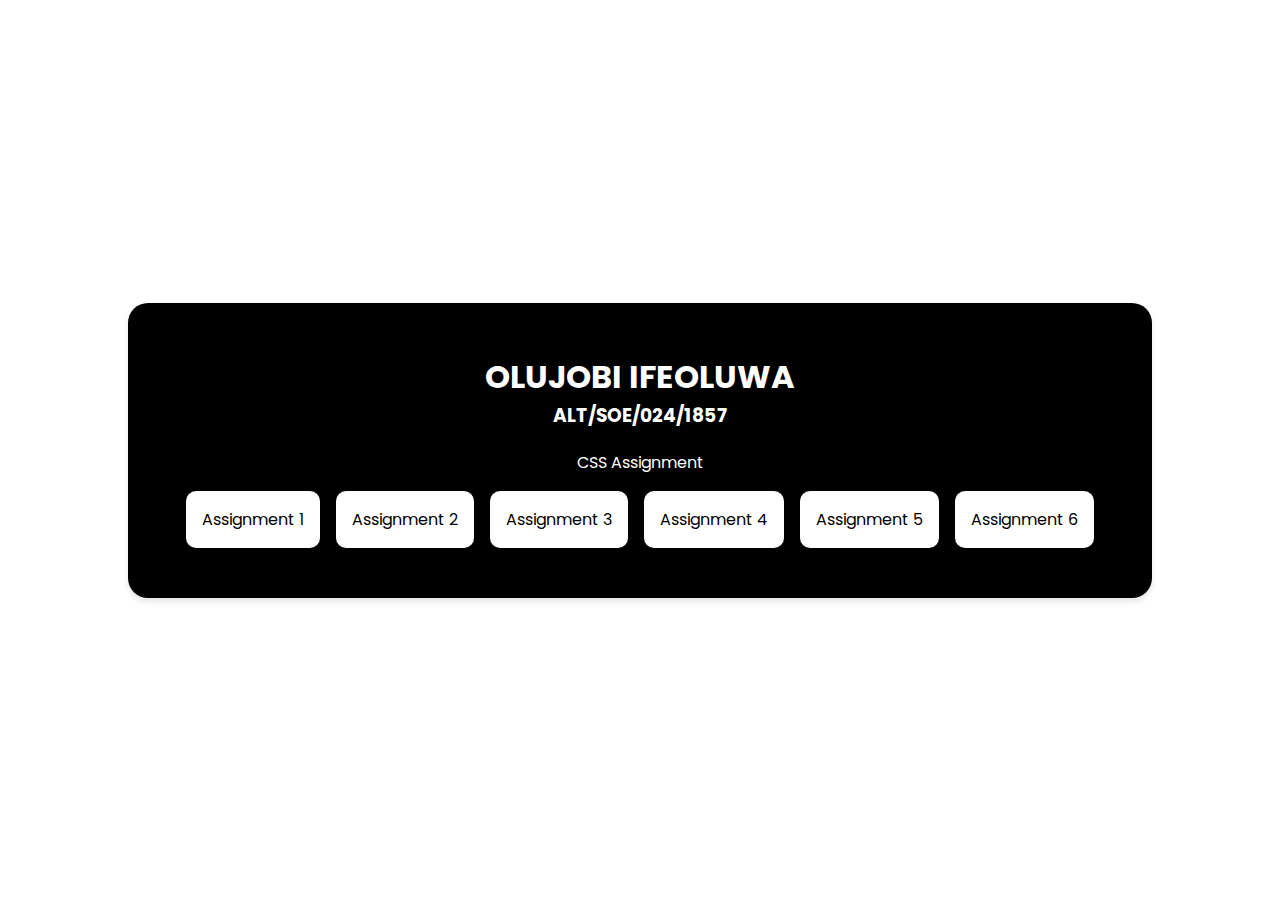
<file: index.html>
<!DOCTYPE html>
<html lang="en">
  <head>
    <meta charset="UTF-8" />
    <meta name="viewport" content="width=device-width, initial-scale=1.0" />
    <title>CSS Assignment</title>
    <link rel="stylesheet" href="./styles.css" />
  </head>
  <body>
    <div class="container">
      <h1>OLUJOBI IFEOLUWA</h1>
      <h3>ALT/SOE/024/1857</h3>
      <div class="container-body">
        <p>CSS Assignment</p>

        <div class="btn-body">
          <a href="./assignment-1/index.html">Assignment 1</a>
          <a href="./assignment-2/index.html">Assignment 2</a>
          <a href="./assignment-3/index.html">Assignment 3</a>
          <a href="./assignment-4/index.html">Assignment 4</a>
          <a href="./assignment-5/index.html">Assignment 5</a>
          <a href="./assignment-6/index.html">Assignment 6</a>
        </div>
      </div>
    </div>
  </body>
</html>
</file>
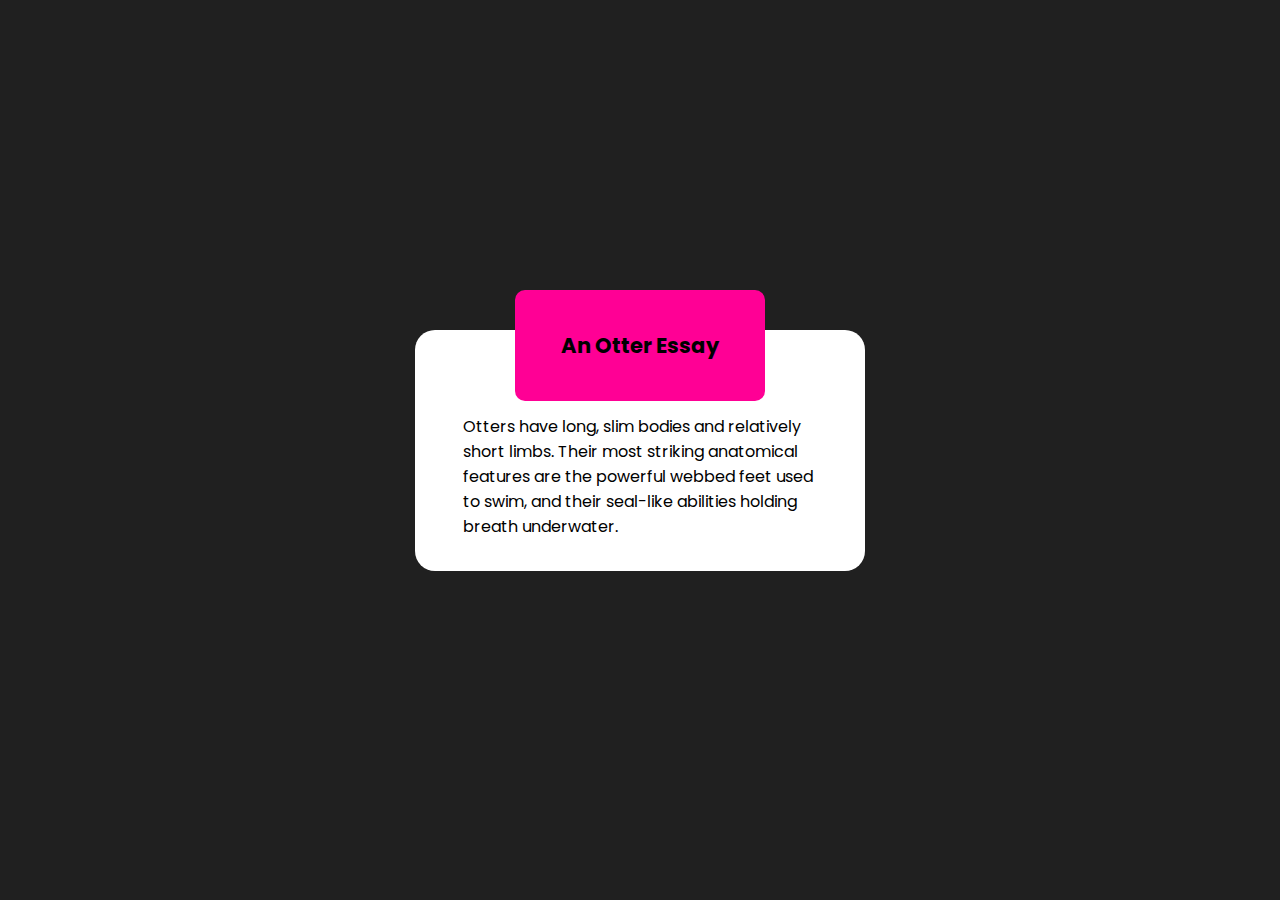
<file: assignment-1/index.html>
<!DOCTYPE html>
<html lang="en">
  <head>
    <meta charset="UTF-8" />
    <meta name="viewport" content="width=device-width, initial-scale=1.0" />
    <link rel="stylesheet" href="./styles.css" />
    <title>An Otter Essay</title>
  </head>
  <body>
    <div class="container">
      <div class="heading">
        <h3>An Otter Essay</h3>
      </div>
      <div class="content">
        <p>
          Otters have long, slim bodies and relatively short limbs. Their most
          striking anatomical features are the powerful webbed feet used to
          swim, and their seal-like abilities holding breath underwater.
        </p>
      </div>
    </div>
  </body>
</html>
</file>
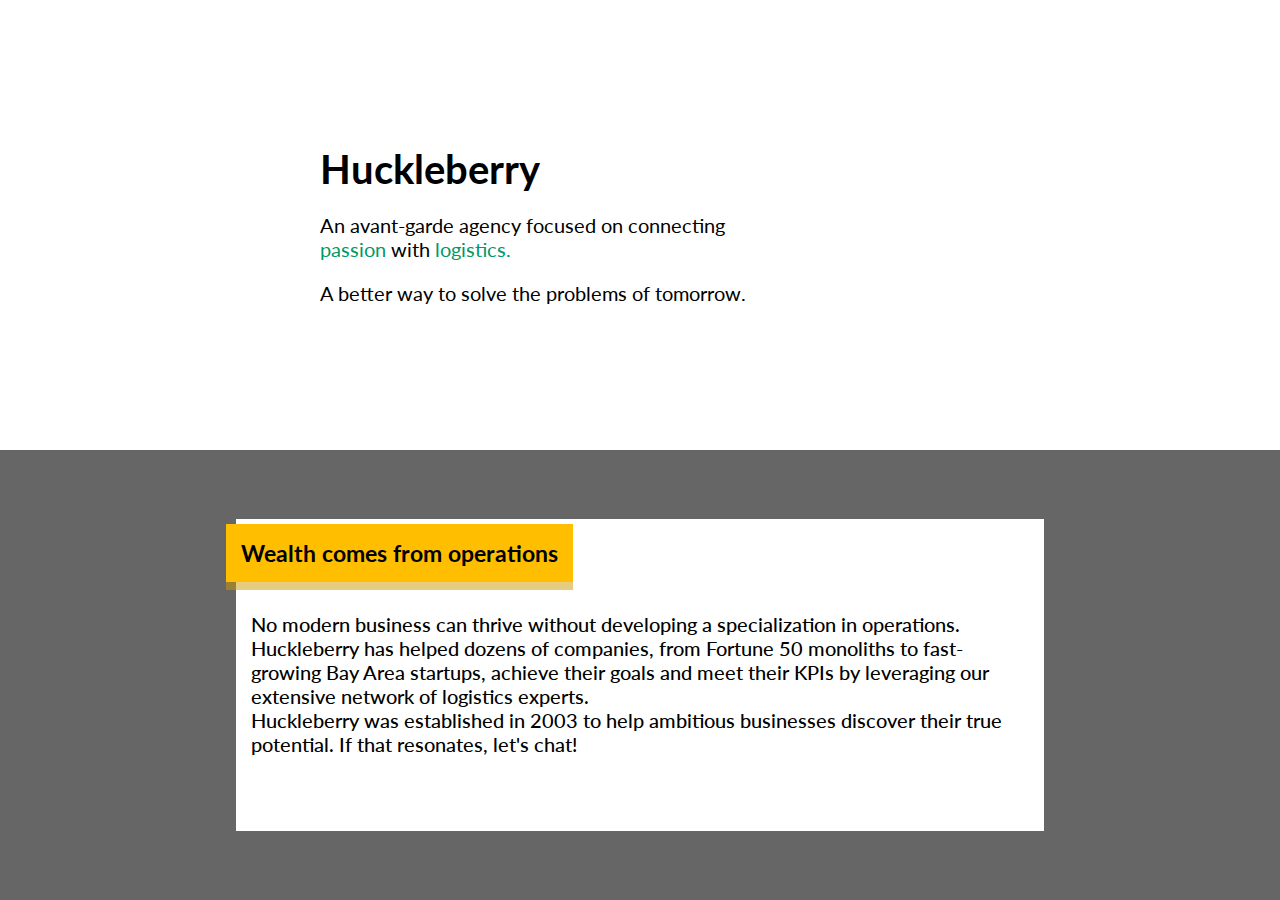
<file: assignment-2/index.html>
<!DOCTYPE html>
<html lang="en">
  <head>
    <meta charset="UTF-8" />
    <meta name="viewport" content="width=device-width, initial-scale=1.0" />
    <link rel="stylesheet" href="styles.css" />
    <title>Huckleberry</title>
  </head>
  <body>
    <header class="header">
      <div class="header-content">
        <h1>Huckleberry</h1>
        <p style="margin-top: 20px">
          An avant-garde agency focused on connecting
          <br />
          <span class="highlight">passion</span> with
          <span class="highlight">logistics.</span>
        </p>
        <p style="margin-top: 20px">
          A better way to solve the problems of tomorrow.
        </p>
      </div>
    </header>
    <section class="main-background">
      <div class="body-container">
        <h3 class="main-heading">Wealth comes from operations</h3>
        <p style="margin-top: 50px">
          No modern business can thrive without developing a specialization in
          operations. Huckleberry has helped dozens of companies, from Fortune
          50 monoliths to fast-growing Bay Area startups, achieve their goals
          and meet their KPIs by leveraging our extensive network of logistics
          experts.
        </p>
        <p>
          Huckleberry was established in 2003 to help ambitious businesses
          discover their true potential. If that resonates, let's chat!
        </p>
      </div>
    </section>
  </body>
</html>
</file>
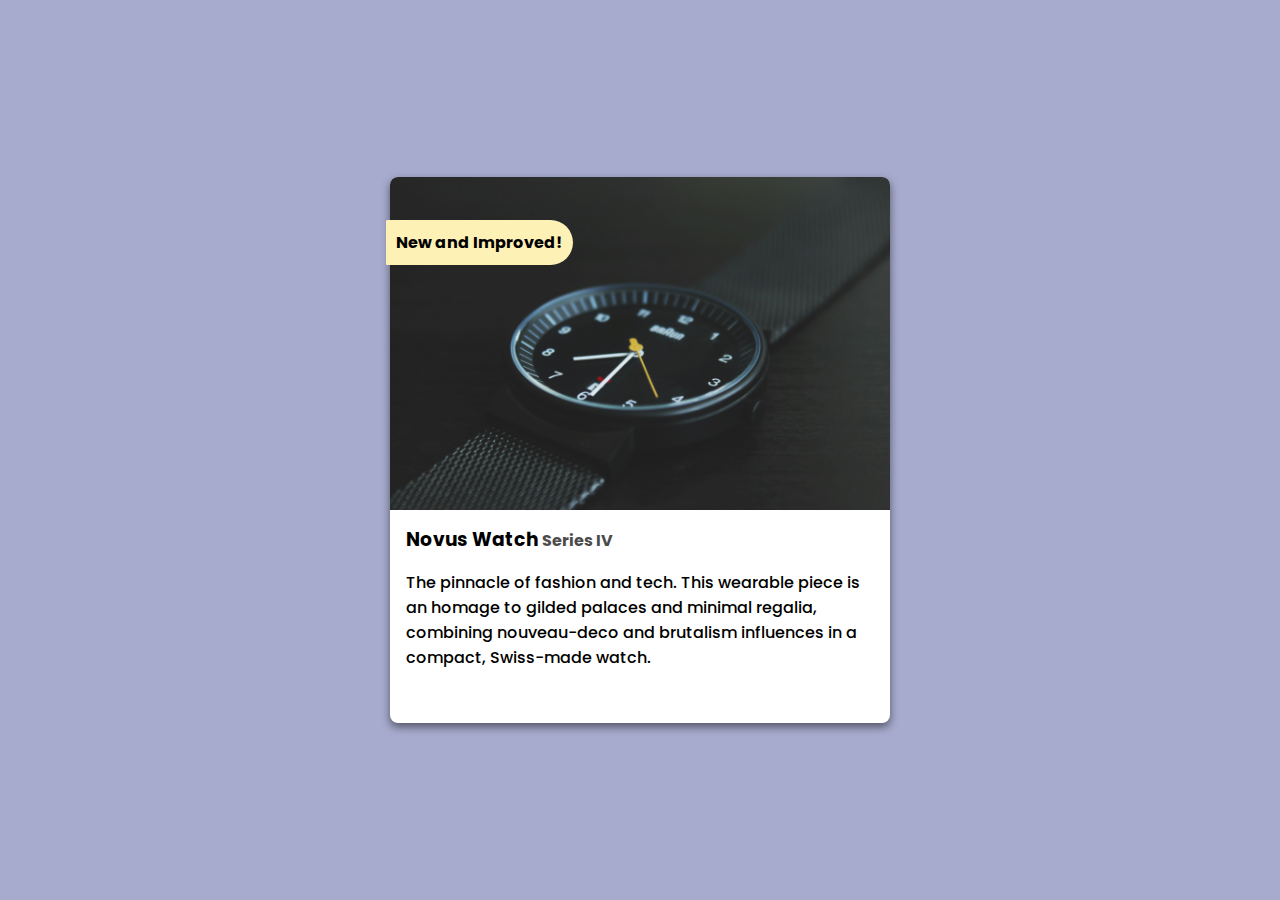
<file: assignment-3/index.html>
<!DOCTYPE html>
<html lang="en">
  <head>
    <meta charset="UTF-8" />
    <meta name="viewport" content="width=device-width, initial-scale=1.0" />
    <title>Novus Watch</title>
    <link rel="stylesheet" href="./styles.css" />
  </head>
  <body>
    <main>
      <img src="./assets/novus-watch.jpg" alt="Novus Watch" />

      <div class="content">
        <h3>Novus Watch <span>Series IV</span></h3>
        <p class="content-body">
          The pinnacle of fashion and tech. This wearable piece is an homage to
          gilded palaces and minimal regalia, combining nouveau-deco and
          brutalism influences in a compact, Swiss-made watch.
        </p>
        <div class="banner">New and Improved!</div>
      </div>
    </main>
  </body>
</html>
</file>
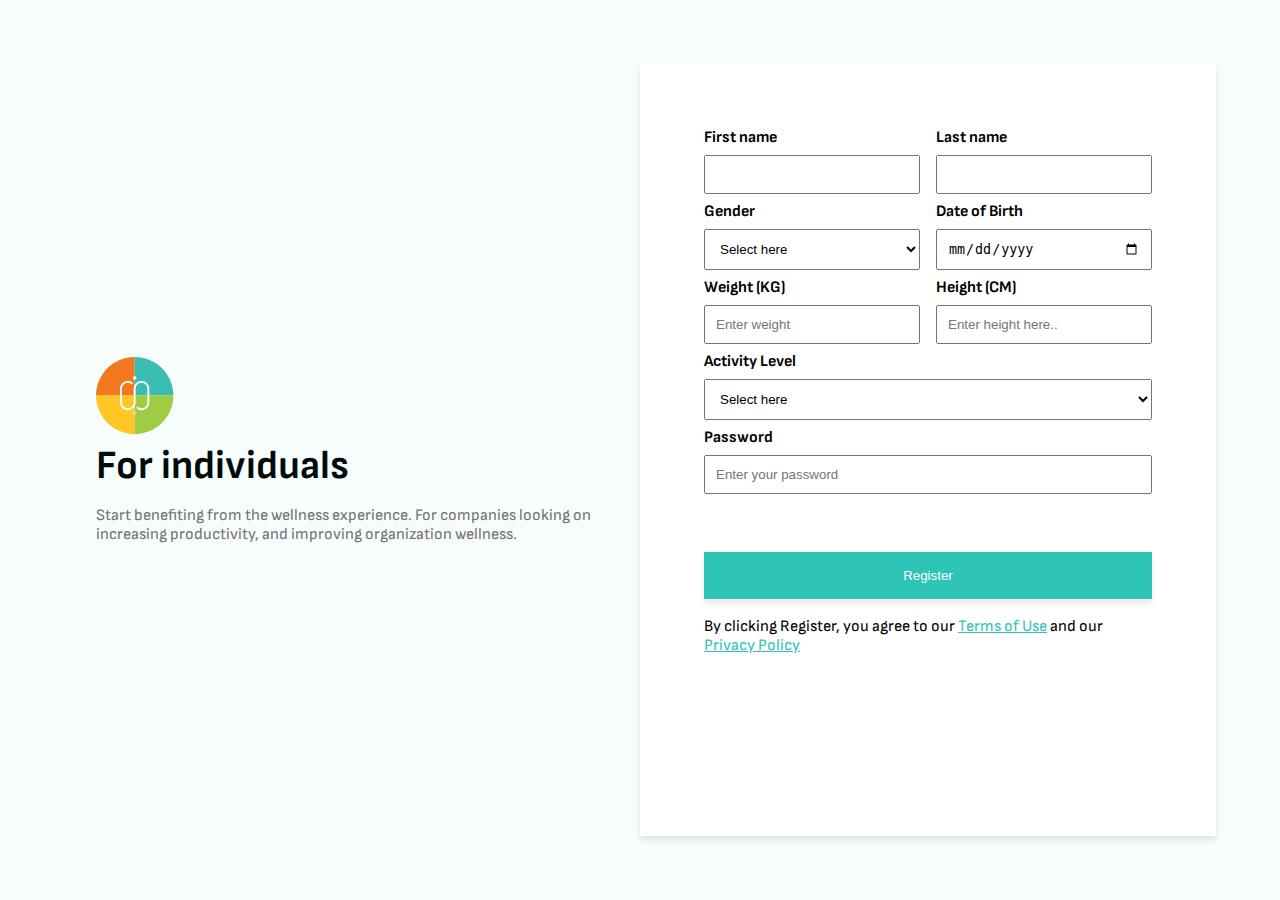
<file: assignment-4/index.html>
<!DOCTYPE html>
<html lang="en">
  <head>
    <meta charset="UTF-8" />
    <meta name="viewport" content="width=device-width, initial-scale=1.0" />
    <title>Sign Up Form</title>
    <link rel="stylesheet" href="./styles.css" />
  </head>
  <body>
    <section class="content">
      <div class="img-container">
        <img src="./assets/logo.svg" alt="Logo" />
      </div>

      <p class="heading">For individuals</p>
      <p class="text desktop-view">
        Start benefiting from the wellness experience. For companies looking on
        increasing productivity, and improving organization wellness.
      </p>
      <p class="text mobile-view">
        Inspiring wholesome harmony for the mind, body and spirit, for everyone,
        everywhere.
      </p>
    </section>
    <section class="form-container">
      <form>
        <section class="form-grid">
          <div class="form-grid-1">
            <label for="fname">First name</label>
            <input type="text" id="fname" />
            <label for="gender">Gender</label>
            <select id="gender">
              <option>Select here</option>
              <option>Male</option>
              <option>Female</option>
            </select>
            <label for="weight">Weight (KG)</label>
            <input type="number" id="weight" placeholder="Enter weight" />
          </div>
          <div class="form-grid-2">
            <label for="lname">Last name</label>
            <input type="text" id="lname" />
            <label for="dob">Date of Birth</label>
            <input type="date" id="dob" />
            <label for="height">Height (CM)</label>
            <input
              type="number"
              id="height"
              placeholder="Enter height here.."
            />
          </div>
        </section>
        <label for="activity-level">Activity Level</label>
        <select id="activity-level">
          <option>Select here</option>
          <option>Low</option>
          <option>Moderate</option>
          <option>High</option>
        </select>

        <label for="password">Password</label>
        <input
          type="password"
          id="password"
          placeholder="Enter your password"
        />
        <button class="btn" style="margin-top: 50px">Register</button>
        <div class="terms-of-use">
          <p>
            By clicking Register, you agree to our
            <a href="/">Terms of Use</a> and our <a href="/">Privacy Policy</a>
          </p>
        </div>
      </form>
    </section>
  </body>
</html>
</file>
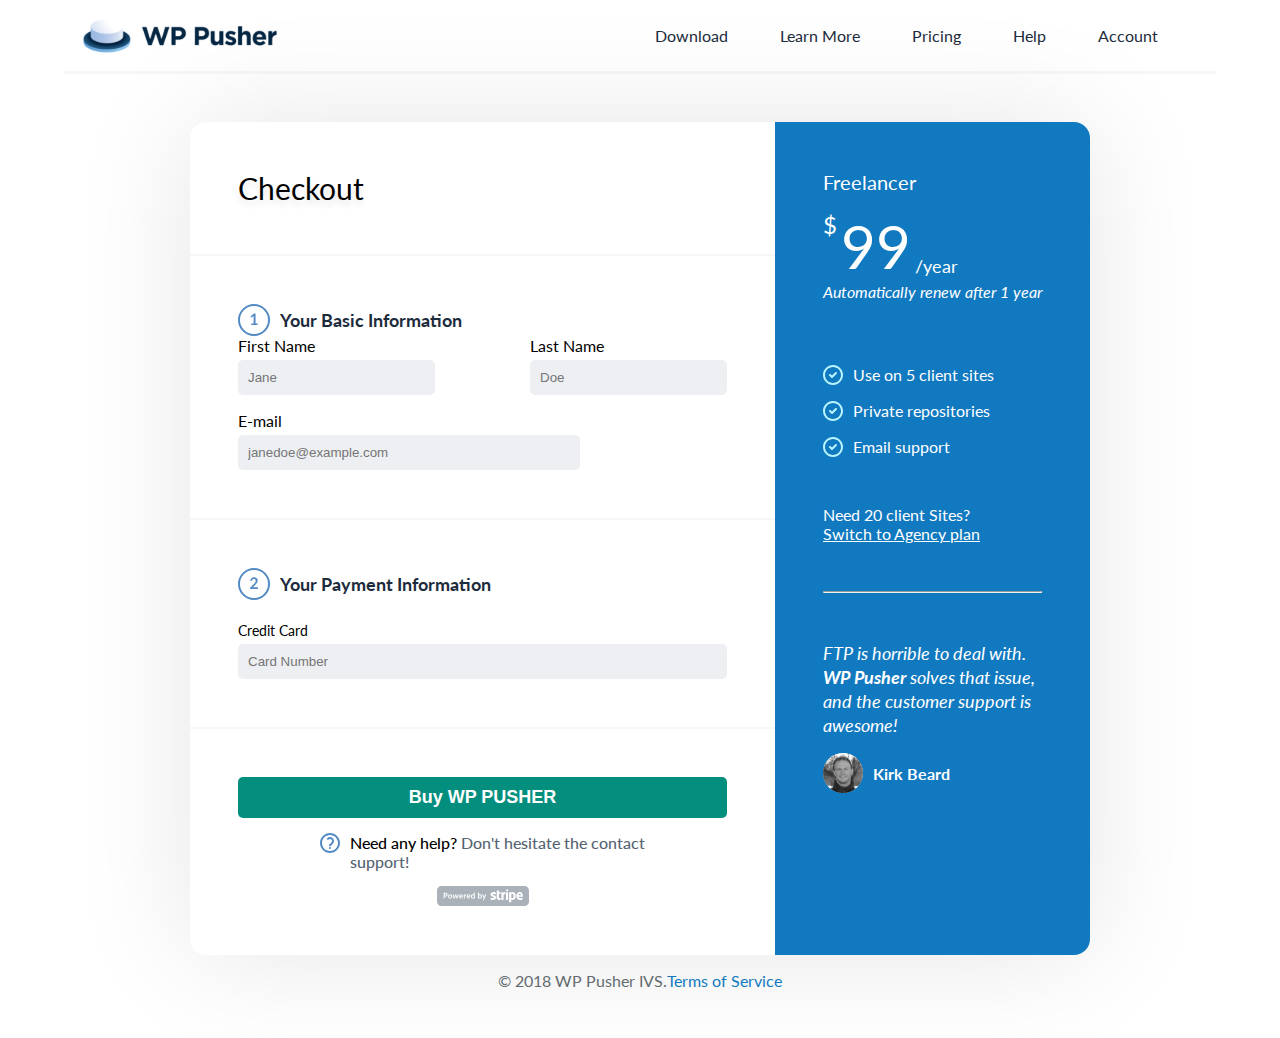
<file: assignment-5/index.html>
<!DOCTYPE html>
<html lang="en">
  <head>
    <meta charset="UTF-8" />
    <meta name="viewport" content="width=device-width, initial-scale=1.0" />
    <title>WP-PUSHER</title>
    <link rel="stylesheet" href="./styles.css" />
  </head>
  <body>
    <div class="navbar">
      <div class="navbar-content">
        <img src="./assets/logo.svg" alt="WP Pusher" />
        <ul>
          <li><a href="#">Download</a></li>
          <li><a href="#">Learn More</a></li>
          <li><a href="#">Pricing</a></li>
          <li><a href="#">Help</a></li>
          <li><a href="#">Account</a></li>
        </ul>
      </div>
    </div>
    <main class="main">
      <div class="main-container">
        <section>
          <div class="checkout-container">
            <p class="checkout">Checkout</p>
          </div>
          <div class="checkout-container">
            <div class="basic-info-container">
              <div class="basic-info">
                <img src="./assets/1.svg" alt="1" />
                <p>Your Basic Information</p>
              </div>
              <form class="form-table">
                <div class="form-input">
                  <label for="fname">First Name</label>
                  <input type="text" id="fname" placeholder="Jane" />
                </div>
                <div class="form-input">
                  <label for="fname">Last Name</label>
                  <input type="text" id="fname" placeholder="Doe" />
                </div>
              </form>
              <form class="email-form">
                <label for="email">E-mail</label>
                <input
                  type="email"
                  id="email"
                  placeholder="janedoe@example.com"
                />
              </form>
            </div>
          </div>
          <div class="checkout-container">
            <div class="payment-info-container">
              <div class="basic-info">
                <img src="./assets/2.svg" alt="2" />
                <p>Your Payment Information</p>
              </div>
              <form class="card-form">
                <label for="credit-card">Credit Card</label>
                <input type="number" placeholder="Card Number" />
              </form>
            </div>
          </div>
          <div class="button-container">
            <div class="buy-info-container">
              <button class="button">Buy WP PUSHER</button>
              <div class="help-container">
                <img src="./assets/question-mark.svg" alt="?" />
                <p style="font-weight: 500">
                  Need any help?
                  <span style="color: #566473"
                    >Don't hesitate the contact <br />support!</span
                  >
                </p>
              </div>
              <img src="./assets/stripe-logo.svg" alt="Stripe" class="stripe" />
            </div>
          </div>
        </section>
        <section class="main-grid2-container">
          <div class="freelancer-container">
            <p style="font-size: 20px">Freelancer</p>
            <div class="plan-section">
              <p><sup>$</sup> <span>99</span> <sub>/year</sub></p>
            </div>
            <em style="font-size: 16px">Automatically renew after 1 year</em>
            <div class="details-section">
              <div class="details">
                <img src="./assets/tick.svg" alt="tick" />
                <p>Use on 5 client sites</p>
              </div>
              <div class="details">
                <img src="./assets/tick.svg" alt="tick" />
                <p>Private repositories</p>
              </div>
              <div class="details">
                <img src="./assets/tick.svg" alt="tick" />
                <p>Email support</p>
              </div>
            </div>
            <div class="switch-section">
              <p>
                Need 20 client Sites?
                <br />
                <span><a href="#">Switch to Agency plan</a></span>
              </p>
            </div>
            <hr />
            <div class="testimonial-section">
              <em>
                FTP is horrible to deal with. <span>WP Pusher</span> solves that
                issue, and the customer support is awesome!
              </em>
            </div>
            <div class="testimonial-details">
              <img src="./assets/avatar.svg" alt="Kirk Beard" />
              <p>Kirk Beard</p>
            </div>
          </div>
        </section>
      </div>
      <p class="copyright">
        &copy; 2018 WP Pusher IVS. <span>Terms of Service</span>
      </p>
    </main>
  </body>
</html>
</file>
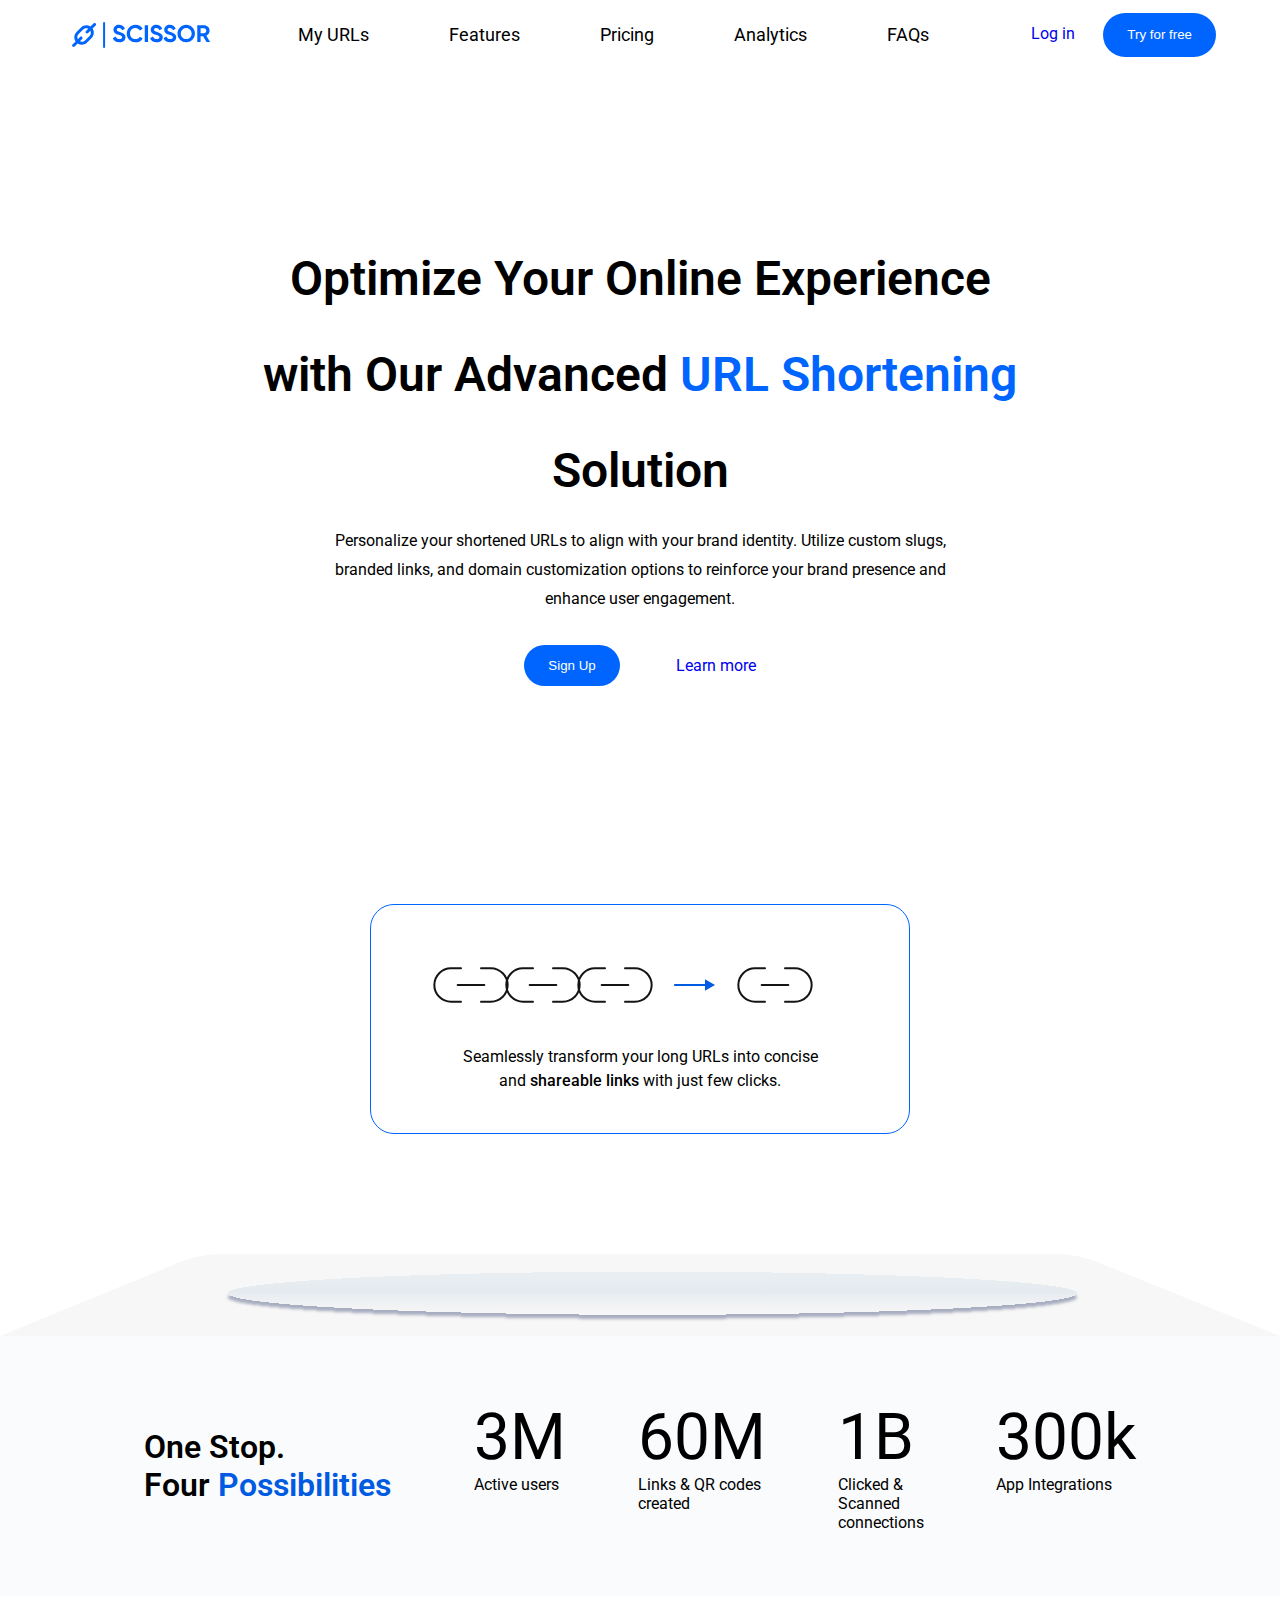
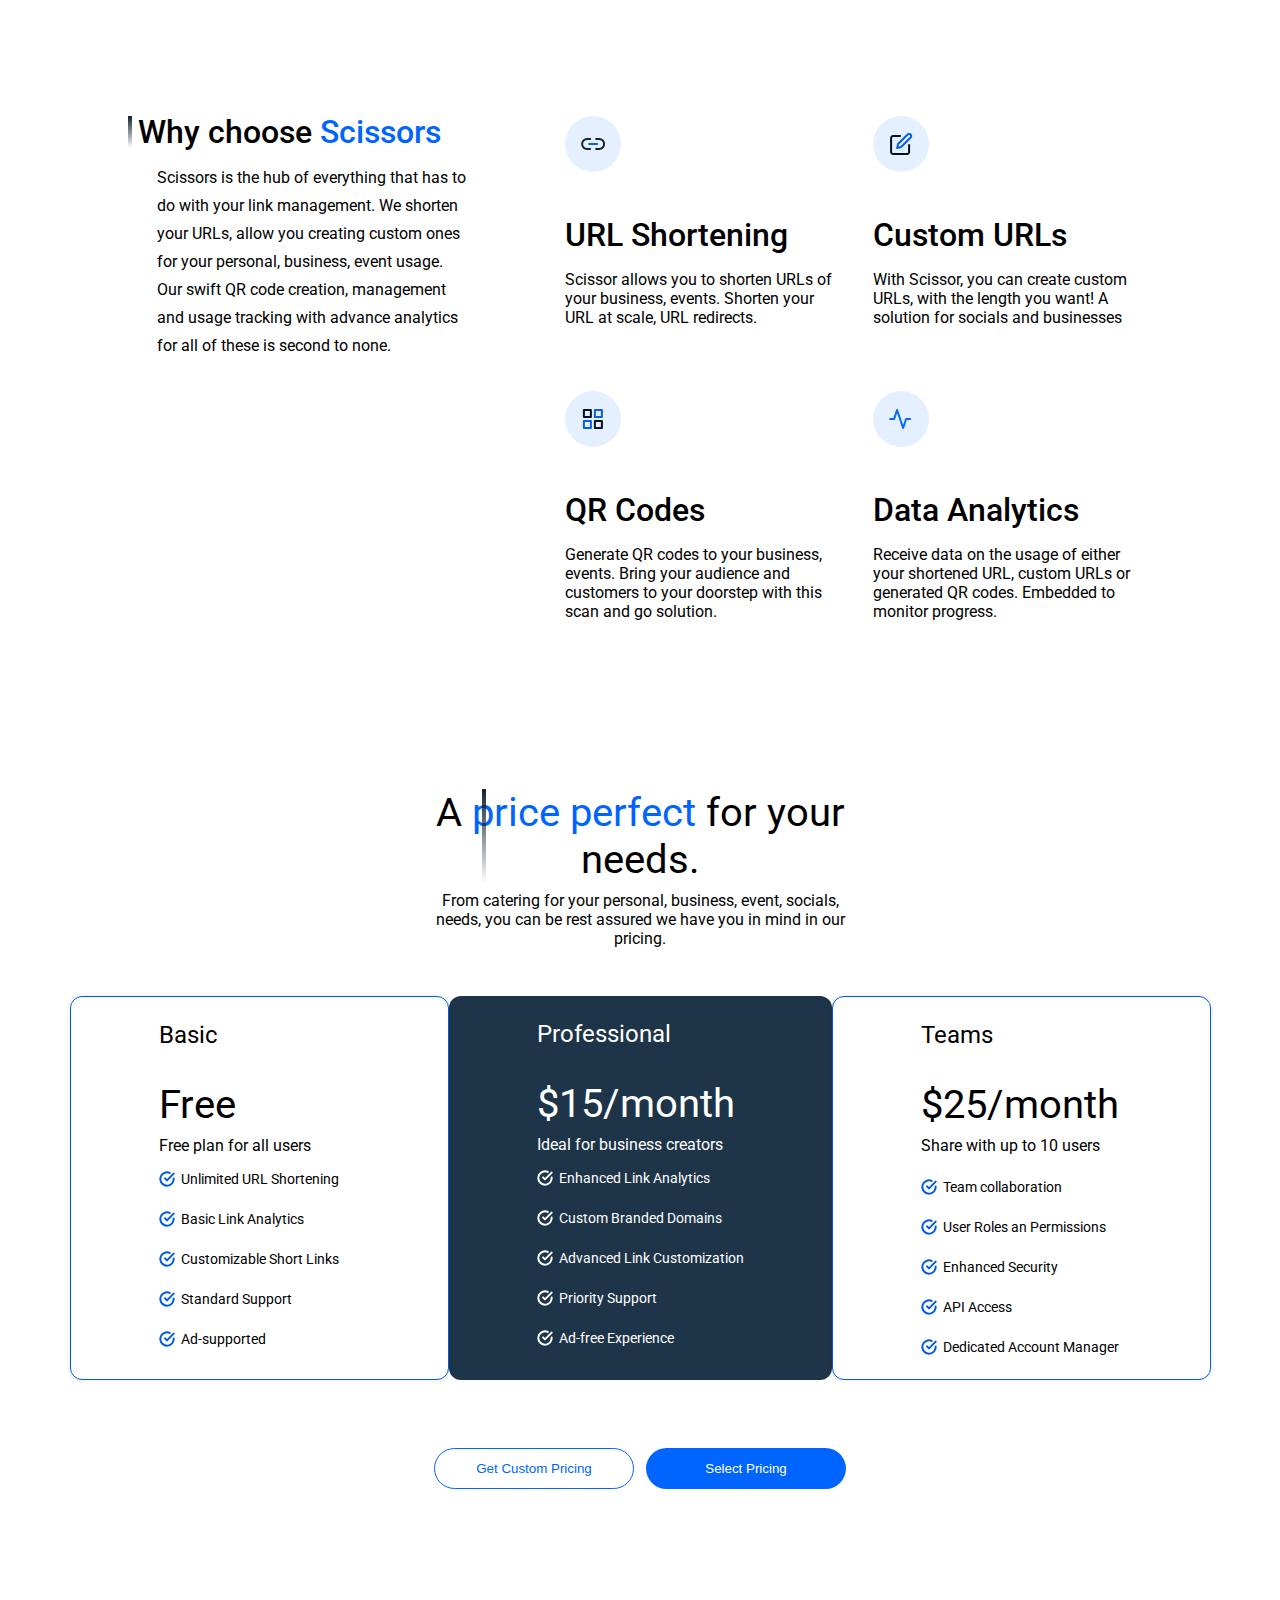
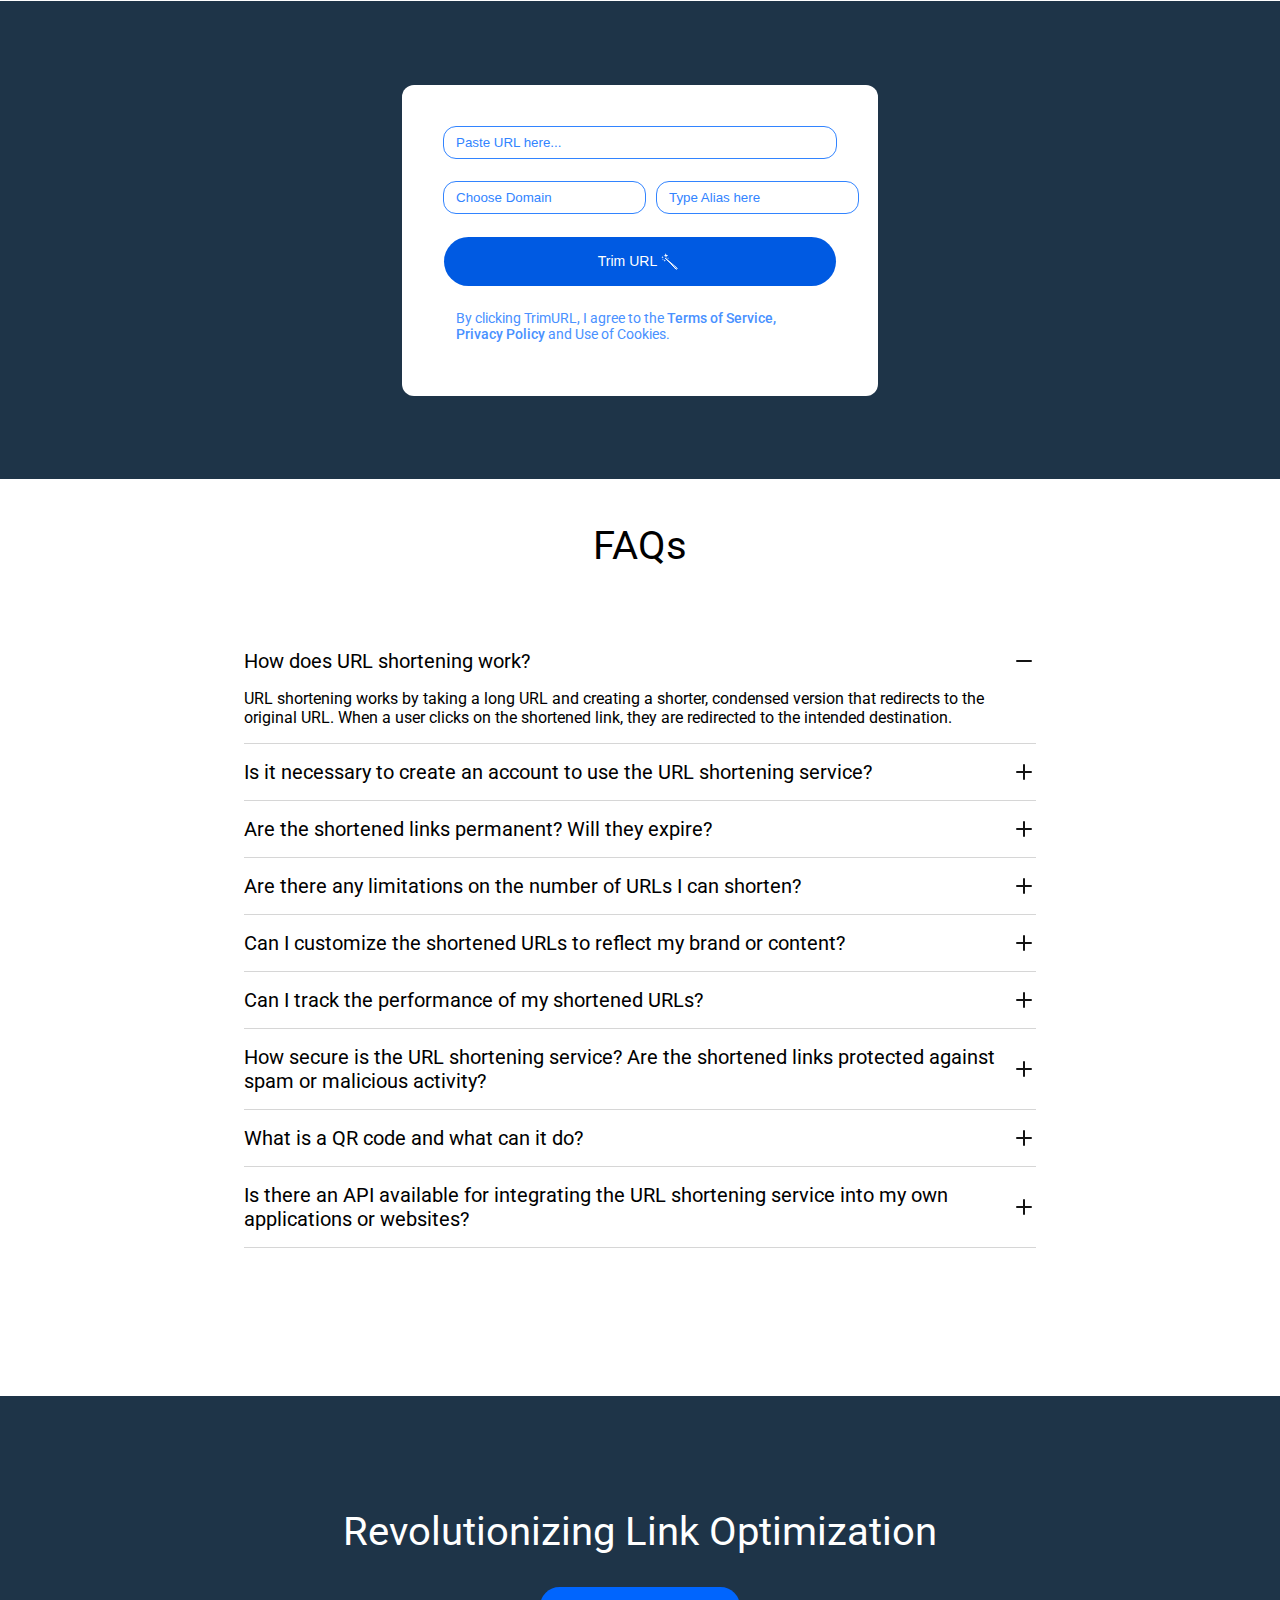
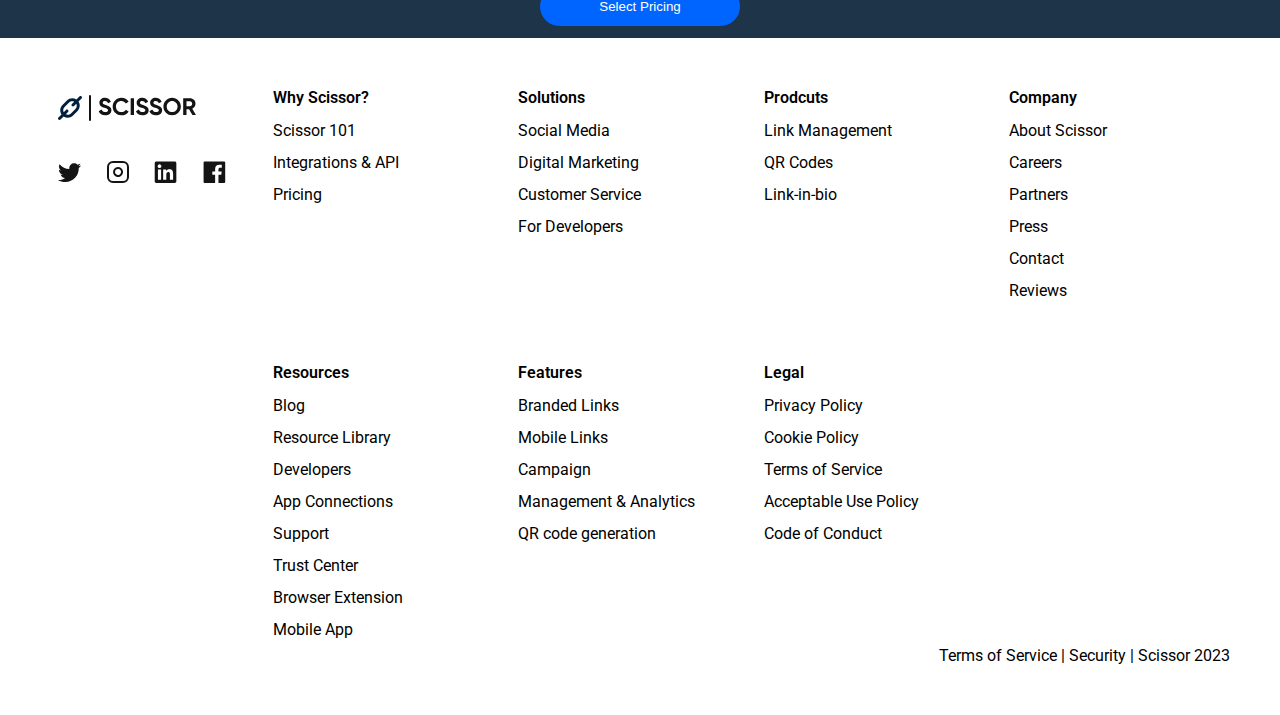
<file: assignment-6/index.html>
<!DOCTYPE html>
<html lang="en">
  <head>
    <meta charset="UTF-8" />
    <meta name="viewport" content="width=device-width, initial-scale=1.0" />
    <title>Scissor</title>
    <link rel="stylesheet" href="./styles.css" />
  </head>
  <body>
    <!--NAVBAR-->
    <nav>
      <div class="nav-container">
        <img src="./assets/logo.svg" alt="SCISSOR" />
        <ul>
          <li><a href="#">My URLs</a></li>
          <li><a href="#">Features</a></li>
          <li><a href="#">Pricing</a></li>
          <li><a href="#">Analytics</a></li>
          <li><a href="#">FAQs</a></li>
        </ul>

        <div class="login-section">
          <a href="#">Log in</a>
          <button>Try for free</button>
        </div>
      </div>
    </nav>

    <!--HERO SECTION-->
    <section class="hero">
      <div class="hero-container">
        <p class="main">
          Optimize Your Online Experience with Our Advanced
          <span class="url-shortening">URL Shortening</span> Solution
        </p>
        <div class="hero-sub">
          <p>
            Personalize your shortened URLs to align with your brand identity.
            Utilize custom slugs,<br />
            branded links, and domain customization options to reinforce your
            brand presence and <br />enhance user engagement.
          </p>
        </div>
      </div>
      <div class="hero-button">
        <button>Sign Up</button>
        <a href="#">Learn more</a>
      </div>
    </section>

    <section class="box-container">
      <img src="./assets/box.svg" alt="Frame" />
      <p>
        Seamlessly transform your long URLs into concise <br />
        and <span>shareable links</span> with just few clicks.
      </p>
    </section>

    <img class="layer" src="./assets/layer.svg" alt="Layer" />

    <!--ONE-STOP-->
    <section class="one-stop-section">
      <div class="possibilities">
        <p>One Stop.</p>
        <p>Four <span>Possibilities</span></p>
      </div>
      <div class="one-stop-subsection">
        <div>
          <p class="one-stop-subtitle">3M</p>
          <p>Active users</p>
        </div>
        <div>
          <p class="one-stop-subtitle">60M</p>
          <p>Links & QR codes created</p>
        </div>
        <div>
          <p class="one-stop-subtitle">1B</p>
          <p>Clicked & Scanned connections</p>
        </div>
        <div>
          <p class="one-stop-subtitle">300k</p>
          <p>App Integrations</p>
        </div>
      </div>
    </section>

    <!--WHY SCISSORS-->
    <section class="why-scissors-section">
      <div>
        <p class="scissors-subtitle">Why choose <span>Scissors</span></p>
        <p class="scissors-content">
          Scissors is the hub of everything that has to do with your link
          management. We shorten your URLs, allow you creating custom ones for
          your personal, business, event usage. Our swift QR code creation,
          management and usage tracking with advance analytics for all of these
          is second to none.
        </p>
      </div>
      <div class="scissors-subgrid">
        <div>
          <img src="./assets/url-shortening.svg" alt="URL Shortening" />
          <div class="scissors-subgrid-content">
            <p class="scissors-subgrid-subtitle">URL Shortening</p>
            <p>
              Scissor allows you to shorten URLs of your business, events.
              Shorten your URL at scale, URL redirects.
            </p>
          </div>
        </div>
        <div>
          <img src="./assets/custom-urls.svg" alt="Custom URLs" />
          <div class="scissors-subgrid-content">
            <p class="scissors-subgrid-subtitle">Custom URLs</p>
            <p>
              With Scissor, you can create custom URLs, with the length you
              want! A solution for socials and businesses
            </p>
          </div>
        </div>
        <div>
          <img src="./assets/qr-codes.svg" alt="QR Codes" />
          <div class="scissors-subgrid-content">
            <p class="scissors-subgrid-subtitle">QR Codes</p>
            <p>
              Generate QR codes to your business, events. Bring your audience
              and customers to your doorstep with this scan and go solution.
            </p>
          </div>
        </div>
        <div>
          <img src="./assets/data-analytics.svg" alt="Data Analytics" />
          <div class="scissors-subgrid-content">
            <p class="scissors-subgrid-subtitle">Data Analytics</p>
            <p>
              Receive data on the usage of either your shortened URL, custom
              URLs or generated QR codes. Embedded to monitor progress.
            </p>
          </div>
        </div>
      </div>
    </section>

    <!--PRICE PERFECT-->
    <section>
      <div class="price-perfect-header">
        <p class="price-perfect-header-subheading">
          A <span>price perfect</span> for your needs.
        </p>
        <p>
          From catering for your personal, business, event, socials, needs, you
          can be rest assured we have you in mind in our pricing.
        </p>
      </div>
    </section>

    <section class="price-perfect-cards-container">
      <article class="price-perfect-cards-subcontainer">
        <div class="price-perfect-cards">
          <div class="price-perfect-cards-normal">
            <p class="cards-subs-plan">Basic</p>
            <div class="cards-subheading">
              <p style="font-size: 2.5rem">Free</p>
              <p>Free plan for all users</p>
            </div>
            <div class="cards-checklist">
              <div class="cards-checklist-content">
                <img src="./assets/check-circle.svg" alt="check-circle" />
                <p>Unlimited URL Shortening</p>
              </div>
              <div class="cards-checklist-content">
                <img src="./assets/check-circle.svg" alt="check-circle" />
                <p>Basic Link Analytics</p>
              </div>
              <div class="cards-checklist-content">
                <img src="./assets/check-circle.svg" alt="check-circle" />
                <p>Customizable Short Links</p>
              </div>
              <div class="cards-checklist-content">
                <img src="./assets/check-circle.svg" alt="check-circle" />
                <p>Standard Support</p>
              </div>
              <div class="cards-checklist-content">
                <img src="./assets/check-circle.svg" alt="check-circle" />
                <p>Ad-supported</p>
              </div>
            </div>
          </div>
        </div>
        <div class="price-perfect-cards-special">
          <div class="price-perfect-cards-normal">
            <p class="cards-subs-plan">Professional</p>
            <div class="cards-subheading">
              <p style="font-size: 2.5rem">$15/month</p>
              <p>Ideal for business creators</p>
            </div>
            <div class="cards-checklist">
              <div class="cards-checklist-content">
                <img src="./assets/check-circle-white.svg" alt="check-circle" />
                <p>Enhanced Link Analytics</p>
              </div>
              <div class="cards-checklist-content">
                <img src="./assets/check-circle-white.svg" alt="check-circle" />
                <p>Custom Branded Domains</p>
              </div>
              <div class="cards-checklist-content">
                <img src="./assets/check-circle-white.svg" alt="check-circle" />
                <p>Advanced Link Customization</p>
              </div>
              <div class="cards-checklist-content">
                <img src="./assets/check-circle-white.svg" alt="check-circle" />
                <p>Priority Support</p>
              </div>
              <div class="cards-checklist-content">
                <img src="./assets/check-circle-white.svg" alt="check-circle" />
                <p>Ad-free Experience</p>
              </div>
            </div>
          </div>
        </div>
        <div class="price-perfect-cards">
          <div class="price-perfect-cards-normal">
            <p class="cards-subs-plan">Teams</p>
            <div class="cards-subheading">
              <p style="font-size: 2.5rem">$25/month</p>
              <p>Share with up to 10 users</p>
              <div class="cards-checklist">
                <div class="cards-checklist-content">
                  <img src="./assets/check-circle.svg" alt="check-circle" />
                  <p>Team collaboration</p>
                </div>
                <div class="cards-checklist-content">
                  <img src="./assets/check-circle.svg" alt="check-circle" />
                  <p>User Roles an Permissions</p>
                </div>
                <div class="cards-checklist-content">
                  <img src="./assets/check-circle.svg" alt="check-circle" />
                  <p>Enhanced Security</p>
                </div>
                <div class="cards-checklist-content">
                  <img src="./assets/check-circle.svg" alt="check-circle" />
                  <p>API Access</p>
                </div>
                <div class="cards-checklist-content">
                  <img src="./assets/check-circle.svg" alt="check-circle" />
                  <p>Dedicated Account Manager</p>
                </div>
              </div>
            </div>
          </div>
        </div>
      </article>
    </section>

    <div class="button-section">
      <button class="btn-1">Get Custom Pricing</button>
      <button class="btn-2">Select Pricing</button>
    </div>

    <!--DOMAIN SECTION-->
    <section class="domain-section">
      <div class="domain-card">
        <div class="domain-body">
          <form class="form-container">
            <input type="text" placeholder="Paste URL here..." class="domain" />

            <div class="flex-container">
              <input type="text" placeholder="Choose Domain" />
              <input type="text" placeholder="Type Alias here" />
            </div>
          </form>

          <div class="domain-button">
            <button>
              Trim URL <img src="./assets/magic-wand.svg" alt="" />
            </button>
            <p>
              By clicking TrimURL, I agree to the
              <span>Terms of Service, Privacy Policy</span> and Use of Cookies.
            </p>
          </div>
        </div>
      </div>
    </section>

    <!--FAQS SECTION-->
    <section class="faqs-section">
      <p class="faqs">FAQs</p>
      <div class="faqs-body">
        <div class="faqs-content">
          <div class="faqs-content-open">
            <p class="faqs-question">How does URL shortening work?</p>
            <img src="./assets/minus.svg" alt="close" />
          </div>

          <p>
            URL shortening works by taking a long URL and creating a shorter,
            condensed version that redirects to the original URL. When a user
            clicks on the shortened link, they are redirected to the intended
            destination.
          </p>
        </div>
        <div class="faqs-content">
          <div class="faqs-content-open">
            <p class="faqs-question">
              Is it necessary to create an account to use the URL shortening
              service?
            </p>
            <img src="./assets/plus.svg" alt="open" />
          </div>
        </div>
        <div class="faqs-content">
          <div class="faqs-content-open">
            <p class="faqs-question">
              Are the shortened links permanent? Will they expire?
            </p>
            <img src="./assets/plus.svg" alt="open" />
          </div>
        </div>
        <div class="faqs-content">
          <div class="faqs-content-open">
            <p class="faqs-question">
              Are there any limitations on the number of URLs I can shorten?
            </p>
            <img src="./assets/plus.svg" alt="open" />
          </div>
        </div>
        <div class="faqs-content">
          <div class="faqs-content-open">
            <p class="faqs-question">
              Can I customize the shortened URLs to reflect my brand or content?
            </p>
            <img src="./assets/plus.svg" alt="open" />
          </div>
        </div>
        <div class="faqs-content">
          <div class="faqs-content-open">
            <p class="faqs-question">
              Can I track the performance of my shortened URLs?
            </p>
            <img src="./assets/plus.svg" alt="open" />
          </div>
        </div>
        <div class="faqs-content">
          <div class="faqs-content-open">
            <p class="faqs-question">
              How secure is the URL shortening service? Are the shortened links
              protected against spam or malicious activity?
            </p>
            <img src="./assets/plus.svg" alt="open" />
          </div>
        </div>
        <div class="faqs-content">
          <div class="faqs-content-open">
            <p class="faqs-question">What is a QR code and what can it do?</p>
            <img src="./assets/plus.svg" alt="open" />
          </div>
        </div>
        <div class="faqs-content">
          <div class="faqs-content-open">
            <p class="faqs-question">
              Is there an API available for integrating the URL shortening
              service into my own applications or websites?
            </p>
            <img src="./assets/plus.svg" alt="open" />
          </div>
        </div>
      </div>
    </section>

    <!--REVOLUTIONIZING LINK OPTIMIZATION-->
    <section class="revolutionizing-section">
      <p>Revolutionizing Link Optimization</p>
      <div class="link-btn">
        <button class="btn-link">Select Pricing</button>
      </div>
    </section>

    <!--FOOTER SECTION-->
    <footer class="footer">
      <div class="footer-container">
        <div class="footer-links">
          <img src="./assets/footer-logo.svg" alt="Scissors" />
        </div>
        <div class="footer-faqs">
          <div class="footer-faqs-container">
            <p class="footer-heading">Why Scissor?</p>
            <div class="footer-body">
              <p>Scissor 101</p>
              <p>Integrations & API</p>
              <p>Pricing</p>
            </div>
          </div>
          <div class="footer-faqs-container">
            <p class="footer-heading">Solutions</p>
            <div class="footer-body">
              <p>Social Media</p>
              <p>Digital Marketing</p>
              <p>Customer Service</p>
              <p>For Developers</p>
            </div>
          </div>
          <div class="footer-faqs-container">
            <p class="footer-heading">Prodcuts</p>
            <div class="footer-body">
              <p>Link Management</p>
              <p>QR Codes</p>
              <p>Link-in-bio</p>
            </div>
          </div>
          <div class="footer-faqs-container">
            <p class="footer-heading">Company</p>
            <div class="footer-body">
              <p>About Scissor</p>
              <p>Careers</p>
              <p>Partners</p>
              <p>Press</p>
              <p>Contact</p>
              <p>Reviews</p>
            </div>
          </div>
          <div class="footer-faqs-container">
            <p class="footer-heading">Resources</p>
            <div class="footer-body">
              <p>Blog</p>
              <p>Resource Library</p>
              <p>Developers</p>
              <p>App Connections</p>
              <p>Support</p>
              <p>Trust Center</p>
              <p>Browser Extension</p>
              <p>Mobile App</p>
            </div>
          </div>
          <div class="footer-faqs-container">
            <p class="footer-heading">Features</p>
            <div class="footer-body">
              <p>Branded Links</p>
              <p>Mobile Links</p>
              <p>Campaign</p>
              <p>Management & Analytics</p>
              <p>QR code generation</p>
            </div>
          </div>
          <div class="footer-faqs-container">
            <p class="footer-heading">Legal</p>
            <div class="footer-body">
              <p>Privacy Policy</p>
              <p>Cookie Policy</p>
              <p>Terms of Service</p>
              <p>Acceptable Use Policy</p>
              <p>Code of Conduct</p>
            </div>
          </div>
        </div>
      </div>
      <p class="footer-end">Terms of Service | Security | Scissor 2023</p>
    </footer>
  </body>
</html>
</file>
<file: styles.css>
@import url("https://fonts.googleapis.com/css2?family=Lato:ital,wght@0,100;0,300;0,400;0,700;0,900;1,100;1,300;1,400;1,700;1,900&family=Overpass:ital,wght@0,100..900;1,100..900&family=Plus+Jakarta+Sans:ital,wght@0,200..800;1,200..800&family=Poppins:ital,wght@0,100;0,200;0,300;0,400;0,500;0,600;0,700;0,800;0,900;1,100;1,200;1,300;1,400;1,500;1,600;1,700;1,800;1,900&family=Questrial&family=Red+Hat+Text:ital,wght@0,300..700;1,300..700&family=Roboto:ital,wght@0,100..900;1,100..900&family=Sofia+Sans:ital,wght@0,1..1000;1,1..1000&display=swap");
* {
  margin: 0;
  padding: 0;
  box-sizing: border-box;
}

body {
  display: flex;
  min-height: 100vh;
  align-items: center;
  font-family: "Poppins", sans-serif;
}

.container {
  width: 100%;
  max-width: 1024px;
  margin: auto;
  justify-content: center;
  background-color: #000;
  color: #fff;
  padding: 50px;
  box-shadow: 0px 4px 6px rgba(0, 0, 0, 0.1);
  border-radius: 20px;
}
h1,
h3 {
  text-align: center;
}
.container-body {
  margin-top: 20px;
  display: flex;
  align-items: center;
  flex-direction: column;
  gap: 1rem;
}

.btn-body {
  display: flex;
  gap: 1rem;
  border: none;
}

.btn-body a {
  text-decoration: none;
  color: #000;
  background-color: #fff;
  padding: 1rem;
  border-radius: 10px;
}
</file>
<file: assignment-1/styles.css>
@import url("https://fonts.googleapis.com/css2?family=Lato:ital,wght@0,100;0,300;0,400;0,700;0,900;1,100;1,300;1,400;1,700;1,900&family=Overpass:ital,wght@0,100..900;1,100..900&family=Plus+Jakarta+Sans:ital,wght@0,200..800;1,200..800&family=Poppins:ital,wght@0,100;0,200;0,300;0,400;0,500;0,600;0,700;0,800;0,900;1,100;1,200;1,300;1,400;1,500;1,600;1,700;1,800;1,900&family=Questrial&family=Red+Hat+Text:ital,wght@0,300..700;1,300..700&family=Roboto:ital,wght@0,100..900;1,100..900&family=Sofia+Sans:ital,wght@0,1..1000;1,1..1000&display=swap");
* {
  margin: 0;
  padding: 0;
  box-sizing: border-box;
}

body {
  min-height: 100vh;
  background: #202020;
  display: flex;
  justify-content: center;
  align-items: center;
  font-family: "Poppins", sans-serif;
}

.container {
  background-color: #fff;
  width: 450px;
  padding: 4rem 3rem 2rem;
  border-radius: 20px;
  position: relative;
}

.heading {
  background-color: #ff0095;
  width: 250px;
  padding: 40px 1rem;
  position: absolute;
  top: -40px;
  left: 50%;
  transform: translateX(-50%);
  text-align: center;
  border-radius: 10px;
  font-weight: 800;
  font-size: large;
}

.content {
  padding-top: 20px;
}
</file>
<file: assignment-2/styles.css>
@import url("https://fonts.googleapis.com/css2?family=Lato:ital,wght@0,100;0,300;0,400;0,700;0,900;1,100;1,300;1,400;1,700;1,900&family=Overpass:ital,wght@0,100..900;1,100..900&family=Plus+Jakarta+Sans:ital,wght@0,200..800;1,200..800&family=Red+Hat+Text:ital,wght@0,300..700;1,300..700&display=swap");

* {
  margin: 0;
  padding: 0;
  box-sizing: border-box;
}

body {
  font-family: Lato, "sans-serif";
  display: flex;
  flex-direction: column;
  height: 100vh;
  justify-content: space-between;
}

.header {
  width: 50%;
  margin: auto;
  font-size: 20px;
  font-weight: 400;
}

.highlight {
  color: #009966;
}

.main-background {
  background: #666666;
  display: flex;
  align-items: center;
  justify-content: center;
  height: 50vh;
}

.body-container {
  background: #fff;
  padding: 15px;
  width: 808px;
  height: 312px;
  font-weight: 500;
  font-size: 20px;
}

.main-heading {
  display: inline;
  padding: 15px;
  background-color: #ffbf00;
  box-shadow: 0px 8px rgba(204, 153, 0, 0.5);
  position: relative;
  left: -25px;
  top: 5px;
}

@media (max-width: 768px) {
  .body-container {
    width: 90%;
    height: auto;
    font-size: 18px;
    padding: 10px;
  }
}

@media (max-width: 480px) {
  .body-container {
    width: 100%;
    height: auto;
    font-size: 16px;
    padding: 10px;
  }

  .header {
    width: 80%;
    font-size: 18px;
  }
}
</file>
<file: assignment-3/styles.css>
@import url("https://fonts.googleapis.com/css2?family=Lato:ital,wght@0,100;0,300;0,400;0,700;0,900;1,100;1,300;1,400;1,700;1,900&family=Overpass:ital,wght@0,100..900;1,100..900&family=Plus+Jakarta+Sans:ital,wght@0,200..800;1,200..800&family=Poppins:ital,wght@0,100;0,200;0,300;0,400;0,500;0,600;0,700;0,800;0,900;1,100;1,200;1,300;1,400;1,500;1,600;1,700;1,800;1,900&family=Questrial&family=Red+Hat+Text:ital,wght@0,300..700;1,300..700&family=Roboto:ital,wght@0,100..900;1,100..900&family=Sofia+Sans:ital,wght@0,1..1000;1,1..1000&display=swap");

:root {
  --bg-color: #a7abcd;
  --btn-color: #fdf1b5;
  --card-color: #fff;
}

* {
  margin: 0;
  padding: 0;
  box-sizing: border-box;
}

body {
  background-color: var(--bg-color);
  min-height: 100vh;
  display: flex;
  justify-content: center;
  align-items: center;
  font-family: "Poppins", sans-serif;
}
main {
  width: 500px;
  background-color: var(--card-color);
  box-shadow: 0 4px 8px rgba(0, 0, 0, 0.5);
  border-radius: 8px;
}
img {
  width: 100%;
  object-fit: contain;
  border-top-left-radius: 8px;
  border-top-right-radius: 8px;
}
span {
  font-size: 1rem;
  opacity: 0.7;
}
.banner {
  background-color: var(--btn-color);
  display: inline-flex;
  padding: 10px;
  border-radius: 5px 100px 100px 5px;
  position: relative;
  bottom: 450px;
  right: 20px;
  font-weight: bold;
}

.content {
  padding: 0.5rem 1rem;
}

.content-body {
  margin-top: 1rem;
  font-weight: 500;
}
</file>
<file: assignment-4/styles.css>
@import url("https://fonts.googleapis.com/css2?family=Lato:ital,wght@0,100;0,300;0,400;0,700;0,900;1,100;1,300;1,400;1,700;1,900&family=Overpass:ital,wght@0,100..900;1,100..900&family=Plus+Jakarta+Sans:ital,wght@0,200..800;1,200..800&family=Red+Hat+Text:ital,wght@0,300..700;1,300..700&family=Sofia+Sans:ital,wght@0,1..1000;1,1..1000&display=swap");
:root {
  --bg-color: #f7fdfc;
  --form-color: #ffffff;
  --btn-color: #2ec4b6;
  --text-color: #737373;
}
* {
  margin: 0;
  padding: 0;
  box-sizing: border-box;
}

body {
  min-height: 100vh;
  background-color: var(--bg-color);
  display: grid;
  grid-template-columns: 1fr 1fr;
  justify-items: center;
  padding: 4rem 4rem;
  font-family: Sofia Sans, "sans-serif";
}

.content {
  padding: 0 2rem;
}
.img-container {
  width: 78px;
}
img {
  width: 100%;
  object-fit: contain;
}
.heading {
  font-size: 40px;
  font-weight: 700;
  color: #000b0a;
}
.text {
  color: var(--text-color);
  margin-top: 1rem;
  font-weight: 400;
}
.mobile-view {
  display: none;
}
.content {
  display: flex;
  flex-direction: column;
  justify-content: center;
}

.form-container {
  background-color: var(--form-color);
  box-shadow: 0 4px 6px rgba(0, 0, 0, 0.1);
  padding: 4rem;

  display: flex;
  flex-direction: column;
}

form {
  display: flex;
  flex-direction: column;
  gap: 0.5rem;
}
.form-grid {
  display: grid;
  grid-template-columns: 1fr 1fr;
  gap: 1rem;
}
label {
  font-weight: bold;
}
.form-grid-1 {
  display: flex;
  flex-direction: column;
  gap: 0.5rem;
}

.form-grid-2 {
  display: flex;
  flex-direction: column;
  gap: 0.5rem;
}
input {
  padding: 10px;
  font-weight: 300;
}
select {
  padding: 11px;
}

.btn {
  background-color: var(--btn-color);
  padding: 1rem;
  border: none;
  box-shadow: 0 4px 6px rgba(0, 0, 0, 0.1);
  color: #ffffff;
  cursor: pointer;
}
a {
  color: var(--btn-color);
}
.terms-of-use {
  margin-top: 10px;
}
@media (max-width: 1024px) {
  body {
    grid-template-columns: 1fr; /* Single-column layout for smaller screens */
    padding: 2rem;
  }
  .desktop-view {
    display: none;
  }
  .mobile-view {
    display: block;
  }
  .content {
    margin-bottom: 10px;
  }
  .form-container {
    padding: 2rem;
  }
  .form-grid {
    grid-template-columns: 1fr;
  }
}
</file>
<file: assignment-5/styles.css>
@import url("https://fonts.googleapis.com/css2?family=Lato:ital,wght@0,100;0,300;0,400;0,700;0,900;1,100;1,300;1,400;1,700;1,900&family=Overpass:ital,wght@0,100..900;1,100..900&family=Plus+Jakarta+Sans:ital,wght@0,200..800;1,200..800&family=Poppins:ital,wght@0,100;0,200;0,300;0,400;0,500;0,600;0,700;0,800;0,900;1,100;1,200;1,300;1,400;1,500;1,600;1,700;1,800;1,900&family=Red+Hat+Text:ital,wght@0,300..700;1,300..700&family=Sofia+Sans:ital,wght@0,1..1000;1,1..1000&display=swap");

* {
  margin: 0;
  padding: 0;
  box-sizing: border-box;
}

input::-webkit-outer-spin-button,
input::-webkit-inner-spin-button {
  -webkit-appearance: none;
}

body {
  min-height: 100vh;
  display: flex;
  flex-direction: column;
  font-family: Lato, "sans-serif";
}

/*



NAVBAR



*/
.navbar-content {
  display: flex;
  margin: auto;
  align-items: center;
  justify-content: space-between;
  border-bottom: 3px solid #f5f7fa;
  width: 90%;
  padding: 1rem;
}

.navbar-content ul {
  display: flex;
  list-style: none;
}

.navbar-content ul li {
  margin-right: 2rem;
}
.navbar-content ul li a {
  text-decoration: none;
  color: #1d2c3c;
  padding: 10px;
}

.navbar-content ul li a:hover {
  cursor: pointer;
  border: 1px solid #1d2c3c;
  border-radius: 10px;
}

/******



BODY


*******/

.main {
  padding: 3rem;
}

/******



FIRST GRID SECTION



******/

.main-container {
  width: 900px;
  height: 100%;
  margin: auto;
  display: grid;
  grid-template-columns: 65% 35%;
  box-shadow: 0 0 120px rgba(0, 0, 0, 0.1);
  overflow: hidden;
  border-radius: 1rem;
}

.checkout-container {
  padding: 3rem;
  border-bottom: 2px solid #f5f7fa;
}

.checkout {
  font-size: 30px;
  text-shadow: 0px 5px 6px rgba(0, 0, 0, 0.1);
}

.form-table {
  display: flex;
  justify-content: space-between;
}

input {
  margin-top: 5px;
  width: 100%;
  padding: 10px;
  background-color: #edeff2;
  border: none;
  outline: none;
  border-radius: 5px;
}
.form-input {
  display: flex;
  flex-direction: column;
}

.email-form {
  margin-top: 1rem;
  display: flex;
  flex-direction: column;
}
.email-form input {
  width: 70%;
}
.card-form {
  margin-top: 20px;
}
.card-form label {
  font-weight: 400;
  font-size: 14px;
}
.button-container {
  padding: 3rem;
}

.button {
  width: 100%;
  background-color: #038e7d;
  cursor: pointer;
  border: none;
  color: #fff;
  padding: 10px 0;
  border-radius: 5px;
  font-size: 18px;
  font-weight: 700;
}
.basic-info {
  display: flex;
  align-items: center;
  gap: 10px;
  color: #1d2c3c;
  font-size: 18px;
  font-weight: 700;
}

.buy-info-container {
  display: flex;
  flex-direction: column;
  justify-content: center;
}

.help-container {
  display: flex;
  justify-content: center;
  margin-top: 15px;
  margin-bottom: 15px;
  align-items: flex-start;
  gap: 10px;
}

.stripe {
  margin-top: 5px;
  margin: auto;
  width: 92px;
}

/******



SECOND GRID SECTION



******/

.main-grid2-container {
  background-color: #1179bf;
  color: #fff;
}

.grid2-container {
  width: 100%;
}
.freelancer-container {
  padding: 3rem;
}

.details-section {
  margin-top: 4rem;
  display: flex;
  flex-direction: column;
  gap: 1rem;
}

.plan-section {
  margin-top: 1rem;
}
.plan-section sup {
  font-size: 24px;
  vertical-align: top;
}
.plan-section span {
  font-size: 60px;
}
.plan-section sub {
  font-size: 18px;
}
.details {
  display: flex;
  gap: 10px;
}

.switch-section {
  margin: 3rem 0;
  line-height: 19.2px;
}
.switch-section a {
  color: #fff;
}

.testimonial-section {
  margin-top: 3rem;
  font-size: 18px;
  line-height: 24px;
}
.testimonial-section span {
  font-weight: 700;
}

.testimonial-details {
  display: flex;
  margin-top: 1rem;
  font-size: 16px;
  font-weight: 700;
  gap: 10px;
  align-items: center;
}
/******


COPYRIGHT



******/

.copyright {
  display: flex;
  justify-content: center;
  margin-top: 1rem;
  color: #636b6f;
}

.copyright span {
  color: #1179bf;
}
</file>
<file: assignment-6/styles.css>
@import url("https://fonts.googleapis.com/css2?family=Lato:ital,wght@0,100;0,300;0,400;0,700;0,900;1,100;1,300;1,400;1,700;1,900&family=Overpass:ital,wght@0,100..900;1,100..900&family=Plus+Jakarta+Sans:ital,wght@0,200..800;1,200..800&family=Poppins:ital,wght@0,100;0,200;0,300;0,400;0,500;0,600;0,700;0,800;0,900;1,100;1,200;1,300;1,400;1,500;1,600;1,700;1,800;1,900&family=Questrial&family=Red+Hat+Text:ital,wght@0,300..700;1,300..700&family=Roboto:ital,wght@0,100..900;1,100..900&family=Sofia+Sans:ital,wght@0,1..1000;1,1..1000&display=swap");

:root {
  --blue-color: #0065fe;
  --stop-bg-color: #f9fbfd;
}
* {
  margin: 0;
  padding: 0;
  box-sizing: border-box;
}

body {
  font-family: Roboto, "sans-serif";
  display: flex;
  flex-direction: column;
  margin: auto;
}

/******

NAVBAR


******/

.nav-container {
  display: flex;
  align-items: center;
  justify-content: space-between;
  width: 90%;
  margin: 0.8rem auto;
}

.nav-container img {
  cursor: pointer;
}
.nav-container ul {
  display: flex;
  list-style-type: none;
}

.nav-container ul li a {
  text-decoration: none;
  margin: 0 2.5rem;
  font-size: 1.1rem;
  color: #000;
}

.nav-container ul li a:hover {
  color: var(--blue-color);
}

.login-section a {
  margin: 0 1.5rem;
  text-decoration: none;
}

.login-section button {
  border: none;
  color: #fff;
  background-color: var(--blue-color);
  padding: 0.9rem 1.5rem;
  border-radius: 6.3rem;
  cursor: pointer;
}

/******

HERO


******/
.hero {
  margin: 10.1rem 15.4rem;
  text-align: center;
}

.hero-container {
  display: flex;
  flex-direction: column;
  gap: 8px;
}
.hero .main {
  font-size: 3rem;
  font-weight: 600;
  line-height: 6rem;
}
.hero .url-shortening {
  color: var(--blue-color);
}

.hero-sub {
  line-height: 1.8rem;
}

.hero-button {
  display: inline-flex;
  margin-top: 2rem;
  justify-content: center;
  gap: 3.5rem;
  align-items: center;
}

.hero-button button {
  border: none;
  background-color: var(--blue-color);
  color: #fff;
  padding: 0.8rem 1.5rem;
  border-radius: 6.3rem;
  cursor: pointer;
}

.hero-button a {
  text-decoration: none;
}

/******

BOX


******/
.box-container {
  margin: 3.5rem 23.1rem;
  border: 1px solid var(--blue-color);
  padding: 2.5rem 3.8rem;
  border-radius: 1.5rem;
}

.box-container p {
  margin-top: 1rem;
  line-height: 1.5rem;
  text-align: center;
}

.box-container span {
  font-weight: 500;
}

.layer {
  margin-top: 4rem;
}

/******

ONE STOP SECTION

******/
.one-stop-section {
  background-color: var(--stop-bg-color);
  display: flex;
  justify-content: space-between;
  padding: 4rem 9rem;
  gap: 2rem;
  align-items: center;
}
.one-stop-subsection {
  display: flex;
  flex: 1;
  gap: 4.5rem;
}

.possibilities {
  font-size: 2rem;
  flex: 2;
  font-weight: 600;
}

.possibilities span {
  color: #005ae2;
}

.one-stop-subtitle {
  font-size: 4rem;
}

/******

WHY CHOOSE SCISSORS

******/

.why-scissors-section {
  margin: 7.5rem 8rem;
  display: grid;
  grid-template-columns: 1fr 2fr;
}

.scissors-subtitle {
  font-size: 2rem;
  line-height: 32px;
  font-weight: 500;
  position: relative;
  display: inline-block;
  padding-left: 10px;
}
.scissors-subtitle span {
  color: var(--blue-color);
}

.scissors-subtitle::before {
  content: "";
  position: absolute;
  top: 0;
  left: 0;
  width: 4px;
  height: 100%;
  background: linear-gradient(to bottom, #112232, #4d6b8800);
}

.scissors-content {
  font-size: 1rem;
  line-height: 28px;
  margin-top: 1rem;
  margin-left: 1.8rem;
}

.scissors-subgrid {
  display: grid;
  grid-template-columns: 1fr 1fr;
  margin-left: 6rem;
  column-gap: 28px;
  row-gap: 64px;
}

.scissors-subgrid-content {
  margin-top: 2.5rem;
  display: flex;
  flex-direction: column;
  gap: 1rem;
}

.scissors-subgrid-subtitle {
  font-size: 2rem;
  font-weight: 500;
}

/******

PRICE PEFRECT SECTION

******/

.price-perfect-header {
  margin: 3rem 27rem;
  text-align: center;
  display: flex;
  flex-direction: column;
  gap: 8px;
}

.price-perfect-header-subheading {
  font-size: 2.5rem;
  position: relative;
  display: inline-block;
}

.price-perfect-header-subheading::before {
  content: "";
  position: absolute;
  top: 0;
  left: 50px;
  width: 4px;
  height: 100%;
  background: linear-gradient(to bottom, #112232, #4d6b8800);
}
.price-perfect-header-subheading span {
  color: var(--blue-color);
}

.price-perfect-cards-container {
  display: flex;
  justify-content: center;
}

.price-perfect-cards-subcontainer {
  display: flex;
}

.price-perfect-cards {
  width: 379px;
  box-shadow: 0px 0px 6px rgba(0, 0, 0, 0.1);
  border: 0.4px solid #005ae2;
  border-radius: 12px;
}

.cards-subs-plan {
  font-size: 24px;
}
.price-perfect-cards-special {
  min-width: 379px;
  background-color: #1e3448;
  color: #fff;
  border-radius: 12px;
}

.price-perfect-cards-normal {
  min-width: 194px;
  margin: 1.5rem 5.5rem;
}

.cards-subheading {
  margin-top: 2rem;
  display: flex;
  flex-direction: column;
  gap: 8px;
}

.cards-checklist {
  display: flex;
  margin-top: 1rem;
  flex-direction: column;
  font-size: 14px;
  gap: 24px;
}

.cards-checklist-content {
  display: flex;
  gap: 6px;
}

.button-section {
  display: flex;
  justify-content: center;
  gap: 12px;
  margin-top: 68px;
}

.btn-1 {
  background-color: #fff;
  width: 200px;
  color: var(--blue-color);
  padding: 12px 24px;
  border: 1px solid var(--blue-color);
  border-radius: 100px;
  cursor: pointer;
}

.btn-2 {
  background-color: var(--blue-color);
  width: 200px;
  border: none;
  padding: 12px 24px;
  color: #fff;
  border-radius: 100px;
  cursor: pointer;
}

/**

DOMAIN SECTION

**/

.domain-section {
  background-color: #1e3448;
  padding: 83.5px 0;
  margin-top: 112px;
}

.domain-card {
  display: flex;
  margin: auto;
  width: 476px;
  background-color: #fff;
  border-radius: 12px;
}

.domain-body {
  width: 392px;
  margin: auto;
  padding: 42px 0;
}

.form-container {
  display: flex;
  flex-direction: column;
  gap: 24px;
}

.form-container input {
  border: none;
  outline: 1px solid #3284ff;
  padding: 8px 12px;
  border-radius: 12px;
}

.form-container input::placeholder {
  color: #3284ff;
}
.domain {
  width: 100%;
}
.flex-container {
  display: flex;
  gap: 12px;
}

.flex-container input {
  flex: 1;
}

.domain-button {
  margin-top: 24px;
  display: flex;
  flex-direction: column;
  gap: 12px;
}
.domain-button button {
  display: flex;
  align-items: center;
  border: none;
  background-color: #005ae2;
  color: #fff;
  width: 100%;
  justify-content: center;
  padding: 12px 0;
  border-radius: 100px;
  font-size: 14px;
  cursor: pointer;
}

.domain-button p {
  padding: 12px;
  color: #4991ff;
  font-size: 14px;
}

.domain-button span {
  font-weight: 500;
}

/***

FAQS SECTION


***/

.faqs-section {
  width: 792px;
  margin: 43px auto;
}

.faqs-section img {
  cursor: pointer;
}
.faqs {
  text-align: center;
  font-size: 40px;
}
.faqs-body {
  display: flex;
  flex-direction: column;
  margin-top: 64px;
}

.faqs-question {
  font-size: 20px;
}
.faqs-content {
  display: flex;
  flex-direction: column;
  padding: 1rem 0;
  gap: 1rem;
  border-bottom: 1px solid #d6d6d6;
}

.faqs-content-open {
  display: flex;

  justify-content: space-between;
}

/***

REVOLUTIONIZING SECTION
***/

.revolutionizing-section {
  margin-top: 105px;
  padding: 12px 24px;
  background-color: #1e3448;
}

.revolutionizing-section p {
  text-align: center;
  color: #fff;
  font-size: 40px;
  padding-top: 100px;
}

.link-btn {
  display: flex;
  justify-content: center;
  margin-top: 32px;
}
.btn-link {
  background-color: var(--blue-color);

  width: 200px;
  border: none;
  padding: 12px 24px;
  color: #fff;
  border-radius: 100px;
  cursor: pointer;
}

/*

FOOTER


*/
.footer {
  padding: 50px;
}
.footer-container {
  max-width: 1200px;
  margin: auto;
  display: flex;
  gap: 39px;
}

.footer-faqs {
  display: grid;
  width: 100%;
  grid-template-columns: repeat(4, 1fr);
  row-gap: 56px;
  column-gap: 24px;
}

.footer-faqs-container {
  display: flex;
  flex-direction: column;
  gap: 8px;
}

.footer-heading {
  font-weight: 600;
}

.footer-body {
  line-height: 2;
}
.footer-end {
  text-align: end;
}
</file>
